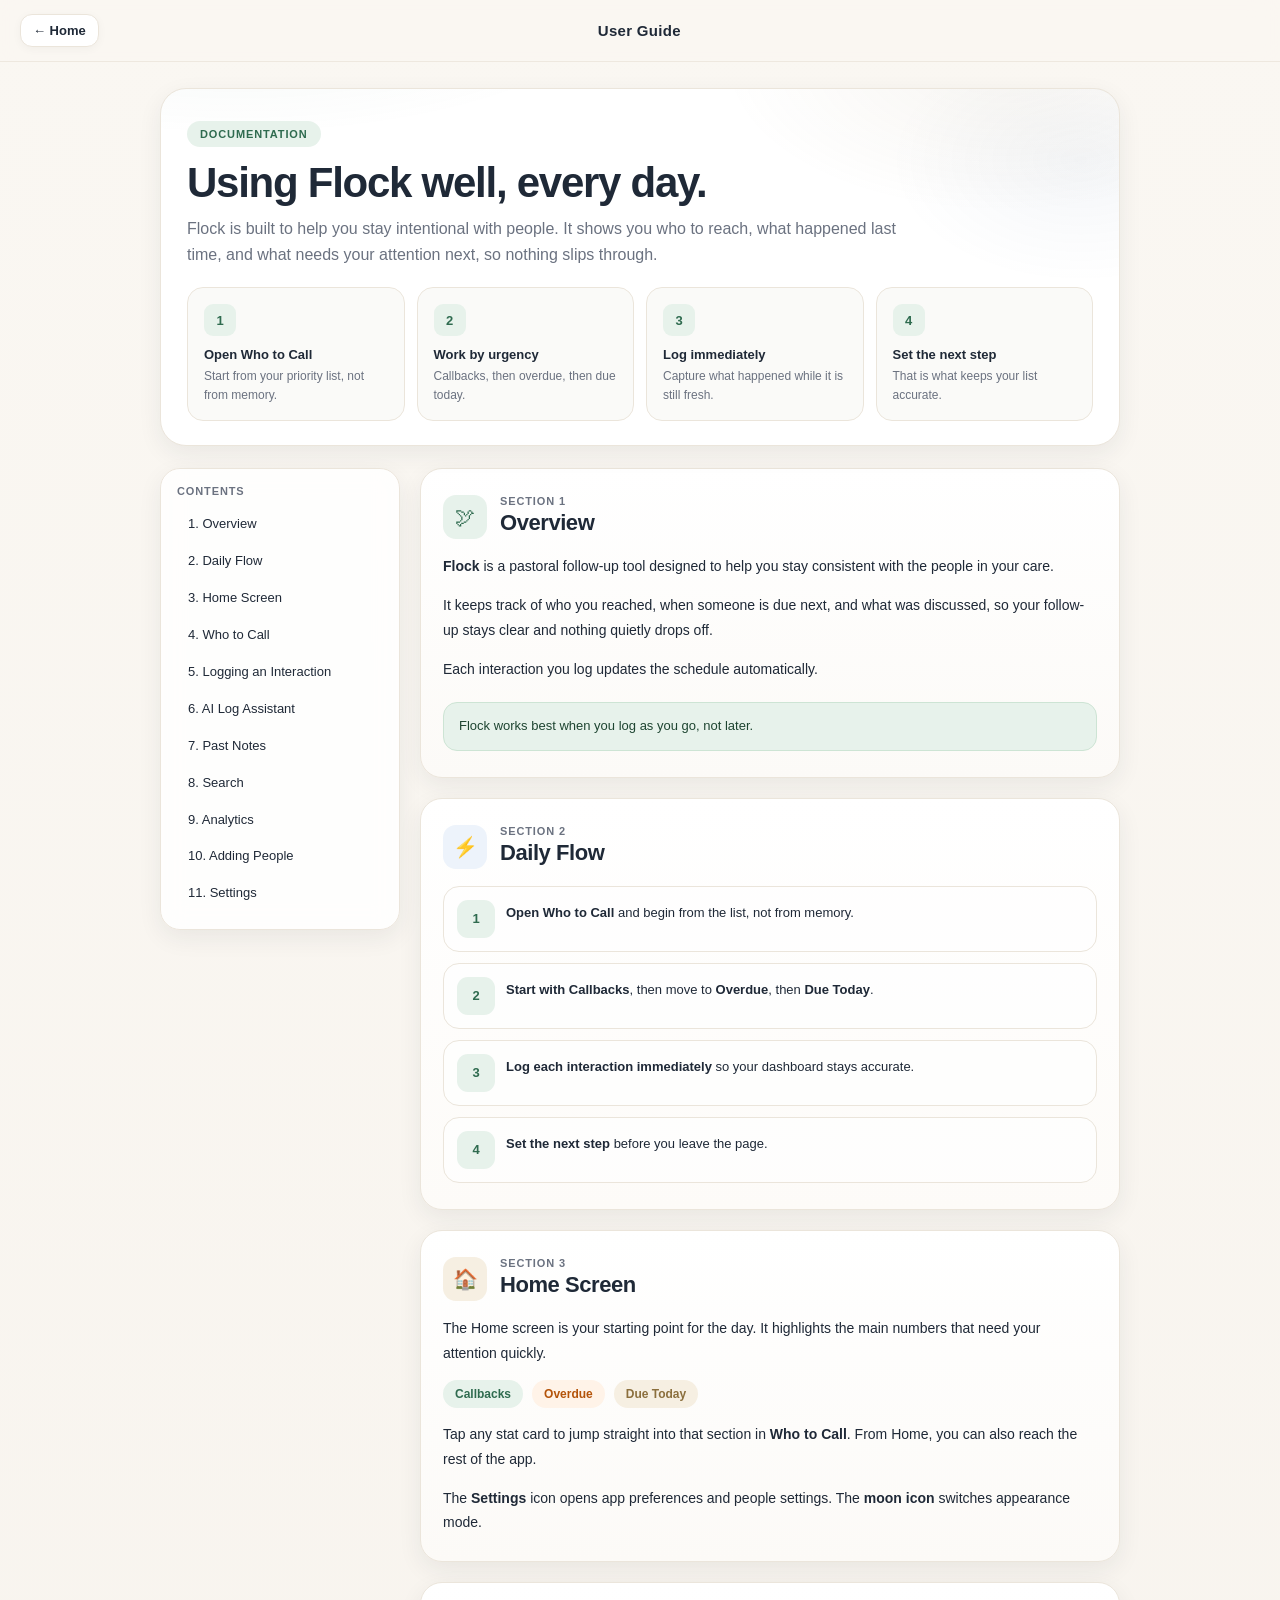
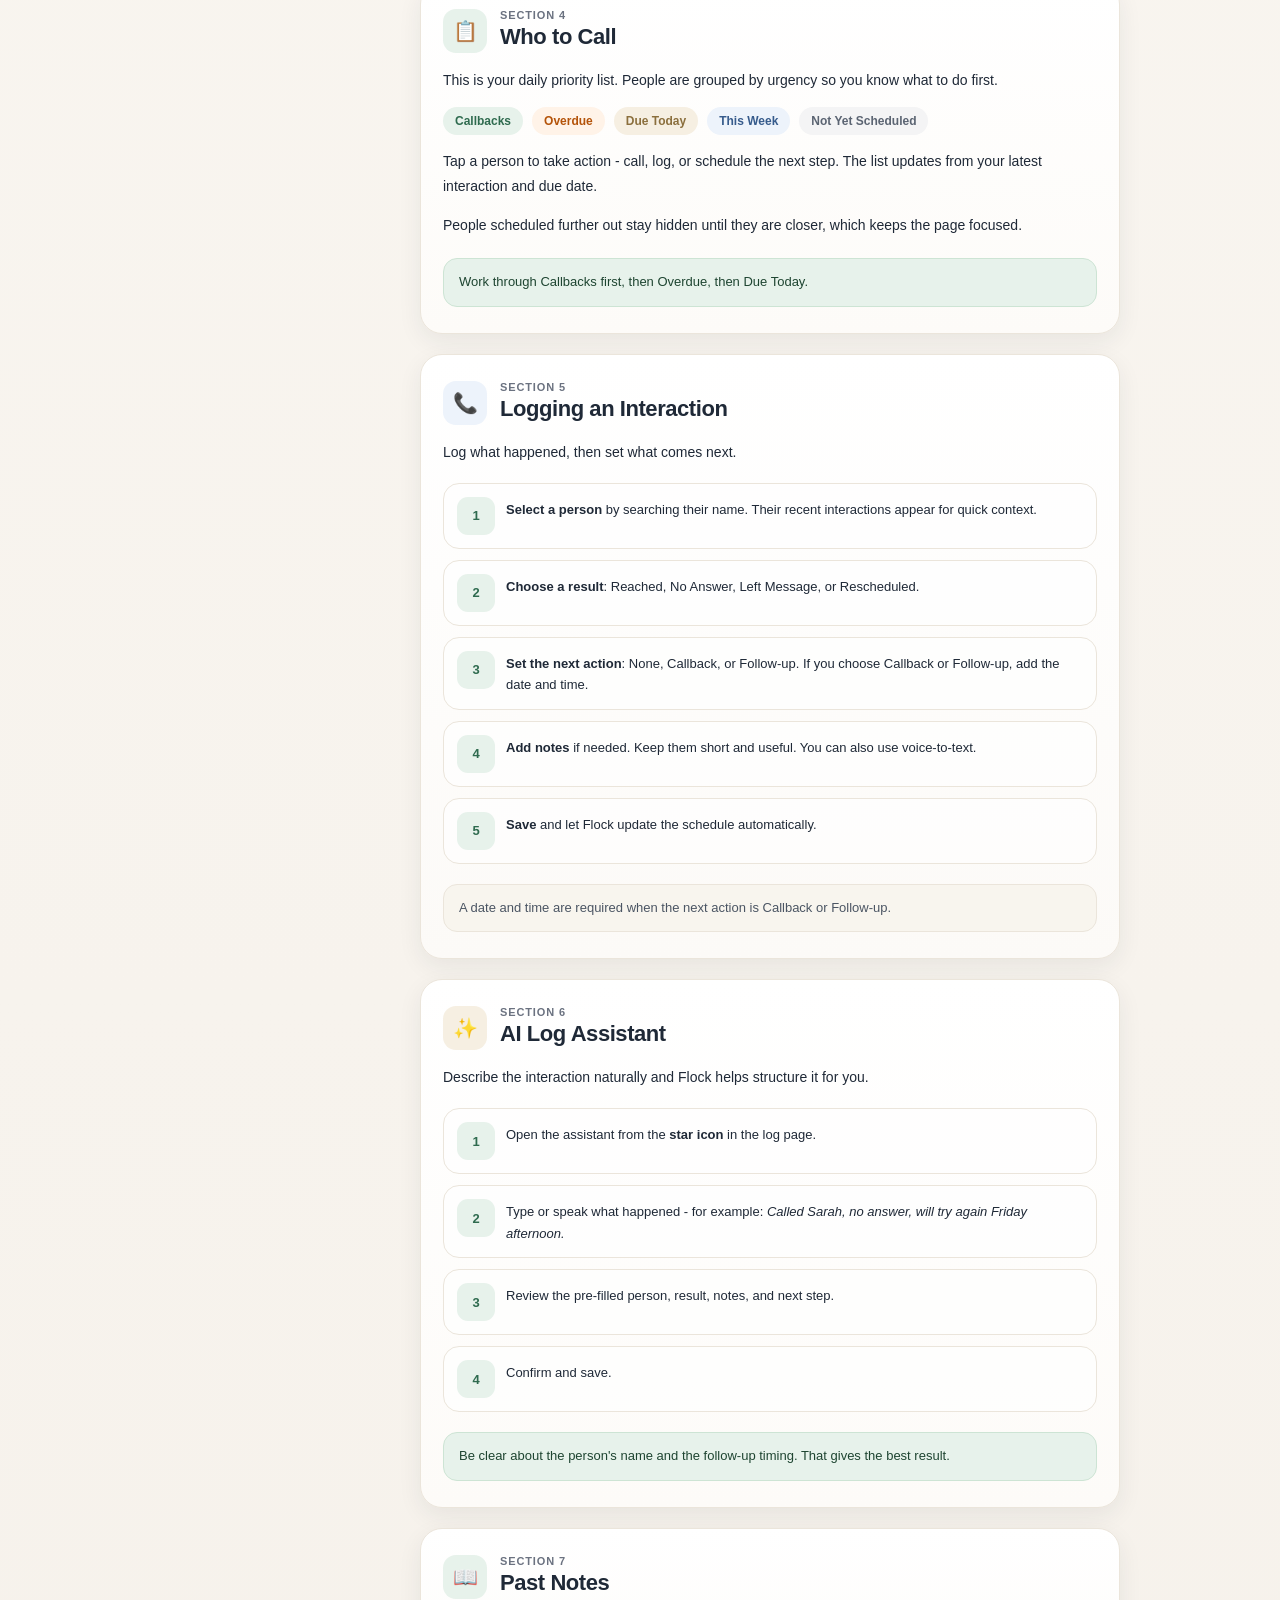
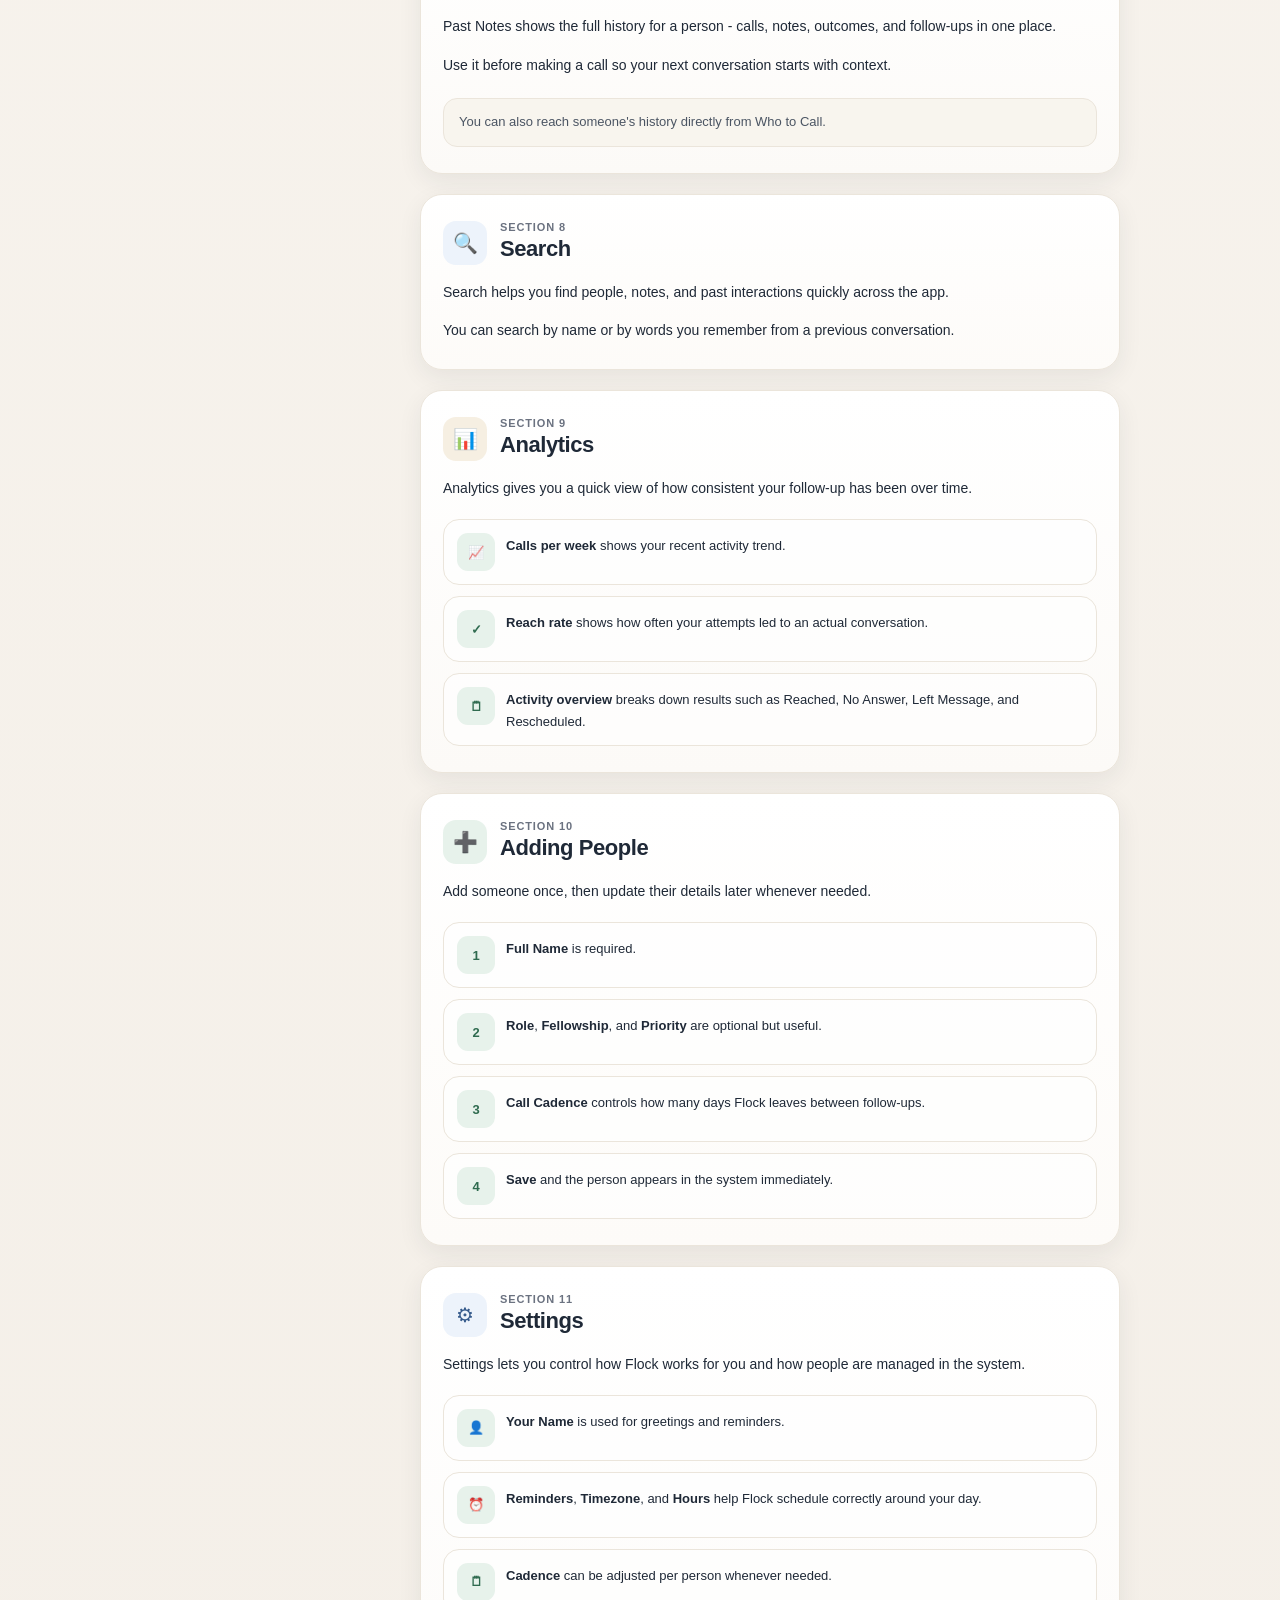
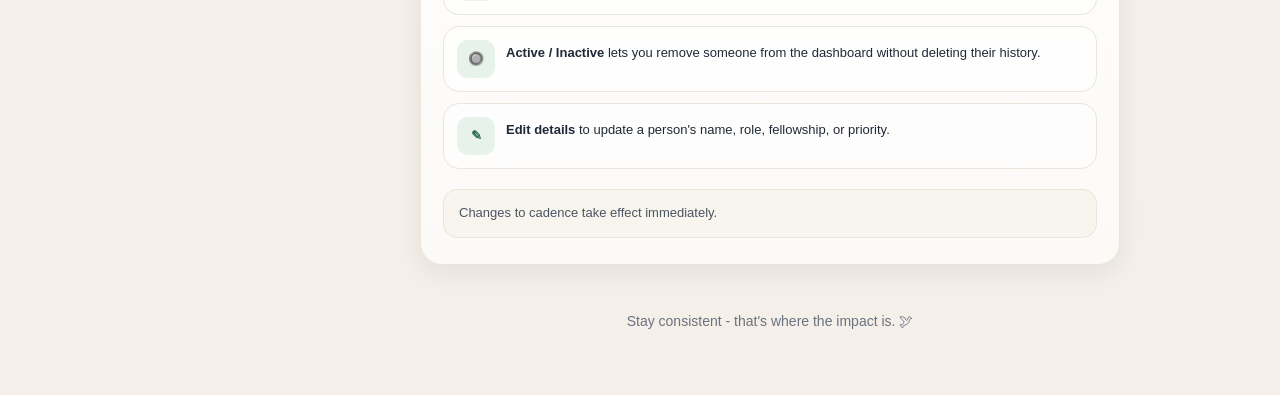
<file: partials/pg-guide.html>
﻿<!DOCTYPE html>
<html lang="en">
<head>
  <meta charset="UTF-8" />
  <meta name="viewport" content="width=device-width, initial-scale=1.0" />
  <title>Flock - User Guide</title>
  <style>
    *, *::before, *::after { box-sizing: border-box; margin: 0; padding: 0; }
    html { scroll-behavior: smooth; }

    :root {
      --ac: #2f6b4f;
      --ac-s: #e7f2eb;
      --gd: #8b6f3d;
      --gd-s: #f6efe2;
      --dn: #b45309;
      --dn-s: #fff3e8;
      --bl: #365b8c;
      --bl-s: #edf3fb;
      --bg: #f7f4ef;
      --card: #ffffff;
      --text: #1f2937;
      --muted: #6b7280;
      --line: #ebe5db;
      --radius: 20px;
      --radius-sm: 12px;
      --shadow: 0 8px 24px rgba(30,41,59,.07);
    }

    body {
      font-family: -apple-system, BlinkMacSystemFont, "Segoe UI", sans-serif;
      background:
        radial-gradient(1200px 500px at 10% -8%, rgba(47,107,79,.06) 0%, rgba(47,107,79,0) 58%),
        radial-gradient(900px 420px at 92% -16%, rgba(54,91,140,.045) 0%, rgba(54,91,140,0) 60%),
        linear-gradient(180deg, #faf7f2 0%, #f4efe8 100%);
      min-height: 100vh;
      color: var(--text);
    }

    .topbar {
      position: sticky;
      top: 0;
      z-index: 10;
      display: flex;
      align-items: center;
      justify-content: space-between;
      padding: 14px 20px;
      background: rgba(250,247,242,.9);
      backdrop-filter: blur(14px);
      border-bottom: 1px solid rgba(235,229,219,.8);
    }
    .tb-btn {
      border: 1px solid var(--line);
      background: #fff;
      color: var(--text);
      border-radius: 12px;
      padding: 8px 12px;
      font-size: 13px;
      font-weight: 700;
      cursor: pointer;
      box-shadow: 0 2px 10px rgba(0,0,0,.04);
    }
    .tb-btn:focus-visible {
      outline: 2px solid rgba(47,107,79,.3);
      outline-offset: 2px;
    }
    .topbar-title { font-size: 15px; font-weight: 700; letter-spacing: .02em; }
    .tb-spacer { width: 80px; }

    .shell {
      width: min(960px, calc(100% - 28px));
      margin: 26px auto 58px;
    }

    .hero {
      position: relative;
      overflow: hidden;
      background:
        radial-gradient(620px 250px at 8% -35%, rgba(47,107,79,.1) 0%, rgba(47,107,79,0) 68%),
        radial-gradient(390px 210px at 88% -8%, rgba(139,111,61,.09) 0%, rgba(139,111,61,0) 72%),
        radial-gradient(280px 180px at 96% 20%, rgba(54,91,140,.055) 0%, rgba(54,91,140,0) 68%),
        var(--card);
      border: 1px solid var(--line);
      border-radius: 26px;
      box-shadow: var(--shadow);
      padding: 32px 26px 24px;
      margin-bottom: 22px;
    }
    .hero::after {
      content: "";
      position: absolute;
      inset: 0;
      pointer-events: none;
      border-radius: inherit;
      background: linear-gradient(180deg, rgba(255,255,255,.28) 0%, rgba(255,255,255,0) 30%);
    }
    .hero > * { position: relative; z-index: 1; }
    .kicker {
      display: inline-flex;
      align-items: center;
      gap: 6px;
      background: var(--ac-s);
      color: var(--ac);
      border-radius: 999px;
      padding: 7px 13px;
      font-size: 11px;
      font-weight: 700;
      letter-spacing: .08em;
      text-transform: uppercase;
      margin-bottom: 14px;
    }
    .hero h1 {
      font-size: clamp(28px, 4vw, 42px);
      line-height: 1.06;
      letter-spacing: -.03em;
      font-weight: 800;
      margin-bottom: 10px;
    }
    .hero > p {
      font-size: 16px;
      line-height: 1.68;
      color: var(--muted);
      max-width: 740px;
    }
    .qflow {
      display: grid;
      grid-template-columns: repeat(4, 1fr);
      gap: 12px;
      margin-top: 18px;
    }
    .qcard {
      border: 1px solid var(--line);
      background: #fafaf8;
      border-radius: 16px;
      padding: 16px;
    }
    .qnum {
      width: 32px; height: 32px;
      border-radius: 9px;
      background: var(--ac-s);
      color: var(--ac);
      display: flex; align-items: center; justify-content: center;
      font-size: 13px; font-weight: 800;
      margin-bottom: 11px;
    }
    .qcard strong { display: block; font-size: 13px; margin-bottom: 5px; }
    .qcard p { font-size: 12px; line-height: 1.55; color: var(--muted); }

    .guide-grid {
      display: grid;
      grid-template-columns: 240px 1fr;
      gap: 20px;
      align-items: start;
    }

    .toc {
      position: sticky;
      top: 74px;
      background: rgba(255,255,255,.85);
      backdrop-filter: blur(12px);
      border: 1px solid var(--line);
      box-shadow: var(--shadow);
      border-radius: 20px;
      padding: 16px;
    }
    .toc-title {
      font-size: 11px;
      text-transform: uppercase;
      letter-spacing: .08em;
      color: var(--muted);
      font-weight: 700;
      margin-bottom: 10px;
    }
    .toc a {
      display: block;
      text-decoration: none;
      color: var(--text);
      font-size: 13px;
      padding: 9px 11px;
      border-radius: 10px;
      margin-bottom: 2px;
      transition: background .2s ease, color .2s ease, transform .2s ease, box-shadow .2s ease;
      line-height: 1.3;
      position: relative;
    }
    .toc a:hover {
      background: var(--ac-s);
      color: var(--ac);
      transform: translateX(3px);
      box-shadow: 0 2px 10px rgba(36,76,67,.08);
    }
    .toc a::before {
      content: "";
      position: absolute;
      left: 2px;
      top: 50%;
      width: 4px;
      height: 4px;
      border-radius: 999px;
      background: rgba(47,107,79,.26);
      transform: translateY(-50%) scale(.9);
      opacity: 0;
      transition: opacity .2s ease, transform .2s ease;
    }
    .toc a:hover::before,
    .toc a:focus-visible::before {
      opacity: 1;
      transform: translateY(-50%) scale(1);
    }
    .toc a:focus-visible {
      outline: 2px solid rgba(47,107,79,.28);
      outline-offset: 2px;
      background: var(--ac-s);
    }

    .main { display: flex; flex-direction: column; gap: 20px; }
    .card {
      background: linear-gradient(180deg, #fff 0%, #fcfaf7 100%);
      border: 1px solid var(--line);
      border-radius: 22px;
      box-shadow: var(--shadow);
      padding: 26px 22px;
    }
    .main .card:nth-of-type(even) {
      background: linear-gradient(180deg, #fff 0%, #fdfbf8 100%);
    }
    .main .card:nth-of-type(3n) .card-icon { background: var(--gd-s); color: var(--gd); }
    .main .card:nth-of-type(3n+1) .card-icon { background: var(--ac-s); color: var(--ac); }
    .main .card:nth-of-type(3n+2) .card-icon { background: var(--bl-s); color: var(--bl); }

    .card-header {
      display: flex;
      align-items: flex-start;
      gap: 13px;
      margin-bottom: 15px;
    }
    .card-icon {
      width: 44px; height: 44px;
      border-radius: 13px;
      background: var(--ac-s);
      display: flex; align-items: center; justify-content: center;
      font-size: 20px;
      flex-shrink: 0;
    }
    .card-label {
      font-size: 11px;
      text-transform: uppercase;
      letter-spacing: .08em;
      color: var(--muted);
      font-weight: 700;
      margin-bottom: 3px;
    }
    .card h2 {
      font-size: 22px;
      line-height: 1.14;
      letter-spacing: -.02em;
      font-weight: 800;
    }
    .card-body p {
      font-size: 14px;
      line-height: 1.78;
      margin-bottom: 14px;
    }
    .card-body p:last-child { margin-bottom: 0; }
    .card-body + .badges { margin-top: 14px; }
    .badges + .card-body { margin-top: 14px; }

    .badges {
      display: flex;
      flex-wrap: wrap;
      gap: 9px;
      margin: 16px 0 10px;
    }
    .badge {
      display: inline-flex;
      align-items: center;
      padding: 8px 12px;
      border-radius: 999px;
      font-size: 12px;
      font-weight: 600;
      line-height: 1;
    }
    .b-green { background: var(--ac-s); color: var(--ac); }
    .b-red   { background: var(--dn-s); color: var(--dn); }
    .b-gold  { background: var(--gd-s); color: var(--gd); }
    .b-blue  { background: var(--bl-s); color: var(--bl); }
    .b-gray  { background: #f4f4f5; color: #5b6472; }

    .tip {
      background: var(--ac-s);
      color: #1e4531;
      border: 1px solid #cde4d4;
      border-radius: 14px;
      padding: 13px 15px;
      margin-top: 20px;
      font-size: 13px;
      line-height: 1.6;
    }
    .note {
      background: #f8f5ee;
      border: 1px solid var(--line);
      border-radius: 14px;
      padding: 13px 15px;
      margin-top: 20px;
      font-size: 13px;
      line-height: 1.6;
      color: #4b5563;
    }

    .steps { display: grid; gap: 11px; margin-top: 17px; }
    .card-body + .steps { margin-top: 18px; }
    .steps + .tip,
    .steps + .note { margin-top: 20px; }
    .step {
      display: grid;
      grid-template-columns: 38px 1fr;
      gap: 11px;
      align-items: start;
      padding: 13px;
      border: 1px solid var(--line);
      border-radius: 16px;
      background: rgba(255,255,255,.65);
    }
    .step-num {
      width: 38px; height: 38px;
      border-radius: 11px;
      background: var(--ac-s);
      color: var(--ac);
      display: flex; align-items: center; justify-content: center;
      font-weight: 800;
      font-size: 13px;
    }
    .step-text {
      font-size: 13px;
      line-height: 1.65;
      padding-top: 2px;
    }

    .guide-footer {
      text-align: center;
      padding: 28px 10px 8px;
      color: var(--muted);
      font-size: 14px;
    }

    @media (max-width: 860px) {
      .guide-grid { grid-template-columns: 1fr; }
      .toc { position: relative; top: auto; }
      .qflow { grid-template-columns: repeat(2, 1fr); }
    }
    @media (max-width: 560px) {
      .shell { width: calc(100% - 18px); margin: 16px auto 36px; }
      .hero, .card { border-radius: 18px; padding: 20px 14px; }
      .hero h1 { font-size: 28px; }
      .card h2 { font-size: 20px; }
      .qflow { grid-template-columns: 1fr; }
      .step { grid-template-columns: 34px 1fr; padding: 11px; }
      .step-num { width: 34px; height: 34px; border-radius: 9px; }
    }
  </style>
</head>
<body>

  <header class="topbar">
    <button class="tb-btn" onclick="if(window.showPage){showPage('pg-home');}else{window.location.hash='home';}">&larr; Home</button>
    <span class="topbar-title">User Guide</span>
    <div class="tb-spacer"></div>
  </header>

  <div class="shell">

    <section class="hero">
      <div class="kicker">Documentation</div>
      <h1>Using Flock well, every day.</h1>
      <p>Flock is built to help you stay intentional with people. It shows you who to reach, what happened last time, and what needs your attention next, so nothing slips through.</p>
      <div class="qflow">
        <div class="qcard"><div class="qnum">1</div><strong>Open Who to Call</strong><p>Start from your priority list, not from memory.</p></div>
        <div class="qcard"><div class="qnum">2</div><strong>Work by urgency</strong><p>Callbacks, then overdue, then due today.</p></div>
        <div class="qcard"><div class="qnum">3</div><strong>Log immediately</strong><p>Capture what happened while it is still fresh.</p></div>
        <div class="qcard"><div class="qnum">4</div><strong>Set the next step</strong><p>That is what keeps your list accurate.</p></div>
      </div>
    </section>

    <div class="guide-grid">
      <aside class="toc">
        <div class="toc-title">Contents</div>
        <a href="#gs-overview">1. Overview</a>
        <a href="#gs-daily">2. Daily Flow</a>
        <a href="#gs-home">3. Home Screen</a>
        <a href="#gs-dash">4. Who to Call</a>
        <a href="#gs-log">5. Logging an Interaction</a>
        <a href="#gs-ai">6. AI Log Assistant</a>
        <a href="#gs-history">7. Past Notes</a>
        <a href="#gs-search">8. Search</a>
        <a href="#gs-analytics">9. Analytics</a>
        <a href="#gs-addperson">10. Adding People</a>
        <a href="#gs-settings">11. Settings</a>
      </aside>

      <main class="main">

        <section class="card" id="gs-overview">
          <div class="card-header">
            <div class="card-icon">🕊</div>
            <div><div class="card-label">Section 1</div><h2>Overview</h2></div>
          </div>
          <div class="card-body">
            <p><strong>Flock</strong> is a pastoral follow-up tool designed to help you stay consistent with the people in your care.</p>
            <p>It keeps track of who you reached, when someone is due next, and what was discussed, so your follow-up stays clear and nothing quietly drops off.</p>
            <p>Each interaction you log updates the schedule automatically.</p>
          </div>
          <div class="tip">Flock works best when you log as you go, not later.</div>
        </section>

        <section class="card" id="gs-daily">
          <div class="card-header">
            <div class="card-icon">⚡</div>
            <div><div class="card-label">Section 2</div><h2>Daily Flow</h2></div>
          </div>
          <div class="steps">
            <div class="step"><div class="step-num">1</div><div class="step-text"><strong>Open Who to Call</strong> and begin from the list, not from memory.</div></div>
            <div class="step"><div class="step-num">2</div><div class="step-text"><strong>Start with Callbacks</strong>, then move to <strong>Overdue</strong>, then <strong>Due Today</strong>.</div></div>
            <div class="step"><div class="step-num">3</div><div class="step-text"><strong>Log each interaction immediately</strong> so your dashboard stays accurate.</div></div>
            <div class="step"><div class="step-num">4</div><div class="step-text"><strong>Set the next step</strong> before you leave the page.</div></div>
          </div>
        </section>

        <section class="card" id="gs-home">
          <div class="card-header">
            <div class="card-icon">🏠</div>
            <div><div class="card-label">Section 3</div><h2>Home Screen</h2></div>
          </div>
          <div class="card-body">
            <p>The Home screen is your starting point for the day. It highlights the main numbers that need your attention quickly.</p>
          </div>
          <div class="badges">
            <span class="badge b-green">Callbacks</span>
            <span class="badge b-red">Overdue</span>
            <span class="badge b-gold">Due Today</span>
          </div>
          <div class="card-body">
            <p>Tap any stat card to jump straight into that section in <strong>Who to Call</strong>. From Home, you can also reach the rest of the app.</p>
            <p>The <strong>Settings</strong> icon opens app preferences and people settings. The <strong>moon icon</strong> switches appearance mode.</p>
          </div>
        </section>

        <section class="card" id="gs-dash">
          <div class="card-header">
            <div class="card-icon">📋</div>
            <div><div class="card-label">Section 4</div><h2>Who to Call</h2></div>
          </div>
          <div class="card-body">
            <p>This is your daily priority list. People are grouped by urgency so you know what to do first.</p>
          </div>
          <div class="badges">
            <span class="badge b-green">Callbacks</span>
            <span class="badge b-red">Overdue</span>
            <span class="badge b-gold">Due Today</span>
            <span class="badge b-blue">This Week</span>
            <span class="badge b-gray">Not Yet Scheduled</span>
          </div>
          <div class="card-body">
            <p>Tap a person to take action - call, log, or schedule the next step. The list updates from your latest interaction and due date.</p>
            <p>People scheduled further out stay hidden until they are closer, which keeps the page focused.</p>
          </div>
          <div class="tip">Work through Callbacks first, then Overdue, then Due Today.</div>
        </section>

        <section class="card" id="gs-log">
          <div class="card-header">
            <div class="card-icon">📞</div>
            <div><div class="card-label">Section 5</div><h2>Logging an Interaction</h2></div>
          </div>
          <div class="card-body">
            <p>Log what happened, then set what comes next.</p>
          </div>
          <div class="steps">
            <div class="step"><div class="step-num">1</div><div class="step-text"><strong>Select a person</strong> by searching their name. Their recent interactions appear for quick context.</div></div>
            <div class="step"><div class="step-num">2</div><div class="step-text"><strong>Choose a result</strong>: Reached, No Answer, Left Message, or Rescheduled.</div></div>
            <div class="step"><div class="step-num">3</div><div class="step-text"><strong>Set the next action</strong>: None, Callback, or Follow-up. If you choose Callback or Follow-up, add the date and time.</div></div>
            <div class="step"><div class="step-num">4</div><div class="step-text"><strong>Add notes</strong> if needed. Keep them short and useful. You can also use voice-to-text.</div></div>
            <div class="step"><div class="step-num">5</div><div class="step-text"><strong>Save</strong> and let Flock update the schedule automatically.</div></div>
          </div>
          <div class="note">A date and time are required when the next action is Callback or Follow-up.</div>
        </section>

        <section class="card" id="gs-ai">
          <div class="card-header">
            <div class="card-icon">✨</div>
            <div><div class="card-label">Section 6</div><h2>AI Log Assistant</h2></div>
          </div>
          <div class="card-body">
            <p>Describe the interaction naturally and Flock helps structure it for you.</p>
          </div>
          <div class="steps">
            <div class="step"><div class="step-num">1</div><div class="step-text">Open the assistant from the <strong>star icon</strong> in the log page.</div></div>
            <div class="step"><div class="step-num">2</div><div class="step-text">Type or speak what happened - for example: <em>Called Sarah, no answer, will try again Friday afternoon.</em></div></div>
            <div class="step"><div class="step-num">3</div><div class="step-text">Review the pre-filled person, result, notes, and next step.</div></div>
            <div class="step"><div class="step-num">4</div><div class="step-text">Confirm and save.</div></div>
          </div>
          <div class="tip">Be clear about the person's name and the follow-up timing. That gives the best result.</div>
        </section>

        <section class="card" id="gs-history">
          <div class="card-header">
            <div class="card-icon">📖</div>
            <div><div class="card-label">Section 7</div><h2>Past Notes</h2></div>
          </div>
          <div class="card-body">
            <p>Past Notes shows the full history for a person - calls, notes, outcomes, and follow-ups in one place.</p>
            <p>Use it before making a call so your next conversation starts with context.</p>
          </div>
          <div class="note">You can also reach someone's history directly from Who to Call.</div>
        </section>

        <section class="card" id="gs-search">
          <div class="card-header">
            <div class="card-icon">🔍</div>
            <div><div class="card-label">Section 8</div><h2>Search</h2></div>
          </div>
          <div class="card-body">
            <p>Search helps you find people, notes, and past interactions quickly across the app.</p>
            <p>You can search by name or by words you remember from a previous conversation.</p>
          </div>
        </section>

        <section class="card" id="gs-analytics">
          <div class="card-header">
            <div class="card-icon">📊</div>
            <div><div class="card-label">Section 9</div><h2>Analytics</h2></div>
          </div>
          <div class="card-body">
            <p>Analytics gives you a quick view of how consistent your follow-up has been over time.</p>
          </div>
          <div class="steps">
            <div class="step"><div class="step-num">📈</div><div class="step-text"><strong>Calls per week</strong> shows your recent activity trend.</div></div>
            <div class="step"><div class="step-num">✓</div><div class="step-text"><strong>Reach rate</strong> shows how often your attempts led to an actual conversation.</div></div>
            <div class="step"><div class="step-num">🗒</div><div class="step-text"><strong>Activity overview</strong> breaks down results such as Reached, No Answer, Left Message, and Rescheduled.</div></div>
          </div>
        </section>

        <section class="card" id="gs-addperson">
          <div class="card-header">
            <div class="card-icon">➕</div>
            <div><div class="card-label">Section 10</div><h2>Adding People</h2></div>
          </div>
          <div class="card-body">
            <p>Add someone once, then update their details later whenever needed.</p>
          </div>
          <div class="steps">
            <div class="step"><div class="step-num">1</div><div class="step-text"><strong>Full Name</strong> is required.</div></div>
            <div class="step"><div class="step-num">2</div><div class="step-text"><strong>Role</strong>, <strong>Fellowship</strong>, and <strong>Priority</strong> are optional but useful.</div></div>
            <div class="step"><div class="step-num">3</div><div class="step-text"><strong>Call Cadence</strong> controls how many days Flock leaves between follow-ups.</div></div>
            <div class="step"><div class="step-num">4</div><div class="step-text"><strong>Save</strong> and the person appears in the system immediately.</div></div>
          </div>
        </section>

        <section class="card" id="gs-settings">
          <div class="card-header">
            <div class="card-icon">⚙</div>
            <div><div class="card-label">Section 11</div><h2>Settings</h2></div>
          </div>
          <div class="card-body">
            <p>Settings lets you control how Flock works for you and how people are managed in the system.</p>
          </div>
          <div class="steps">
            <div class="step"><div class="step-num">👤</div><div class="step-text"><strong>Your Name</strong> is used for greetings and reminders.</div></div>
            <div class="step"><div class="step-num">⏰</div><div class="step-text"><strong>Reminders</strong>, <strong>Timezone</strong>, and <strong>Hours</strong> help Flock schedule correctly around your day.</div></div>
            <div class="step"><div class="step-num">🗒</div><div class="step-text"><strong>Cadence</strong> can be adjusted per person whenever needed.</div></div>
            <div class="step"><div class="step-num">🔘</div><div class="step-text"><strong>Active / Inactive</strong> lets you remove someone from the dashboard without deleting their history.</div></div>
            <div class="step"><div class="step-num">✎</div><div class="step-text"><strong>Edit details</strong> to update a person's name, role, fellowship, or priority.</div></div>
          </div>
          <div class="note">Changes to cadence take effect immediately.</div>
        </section>

        <div class="guide-footer">Stay consistent - that's where the impact is. 🕊</div>

      </main>
    </div>

  </div>

</body>
</html>
</file>
